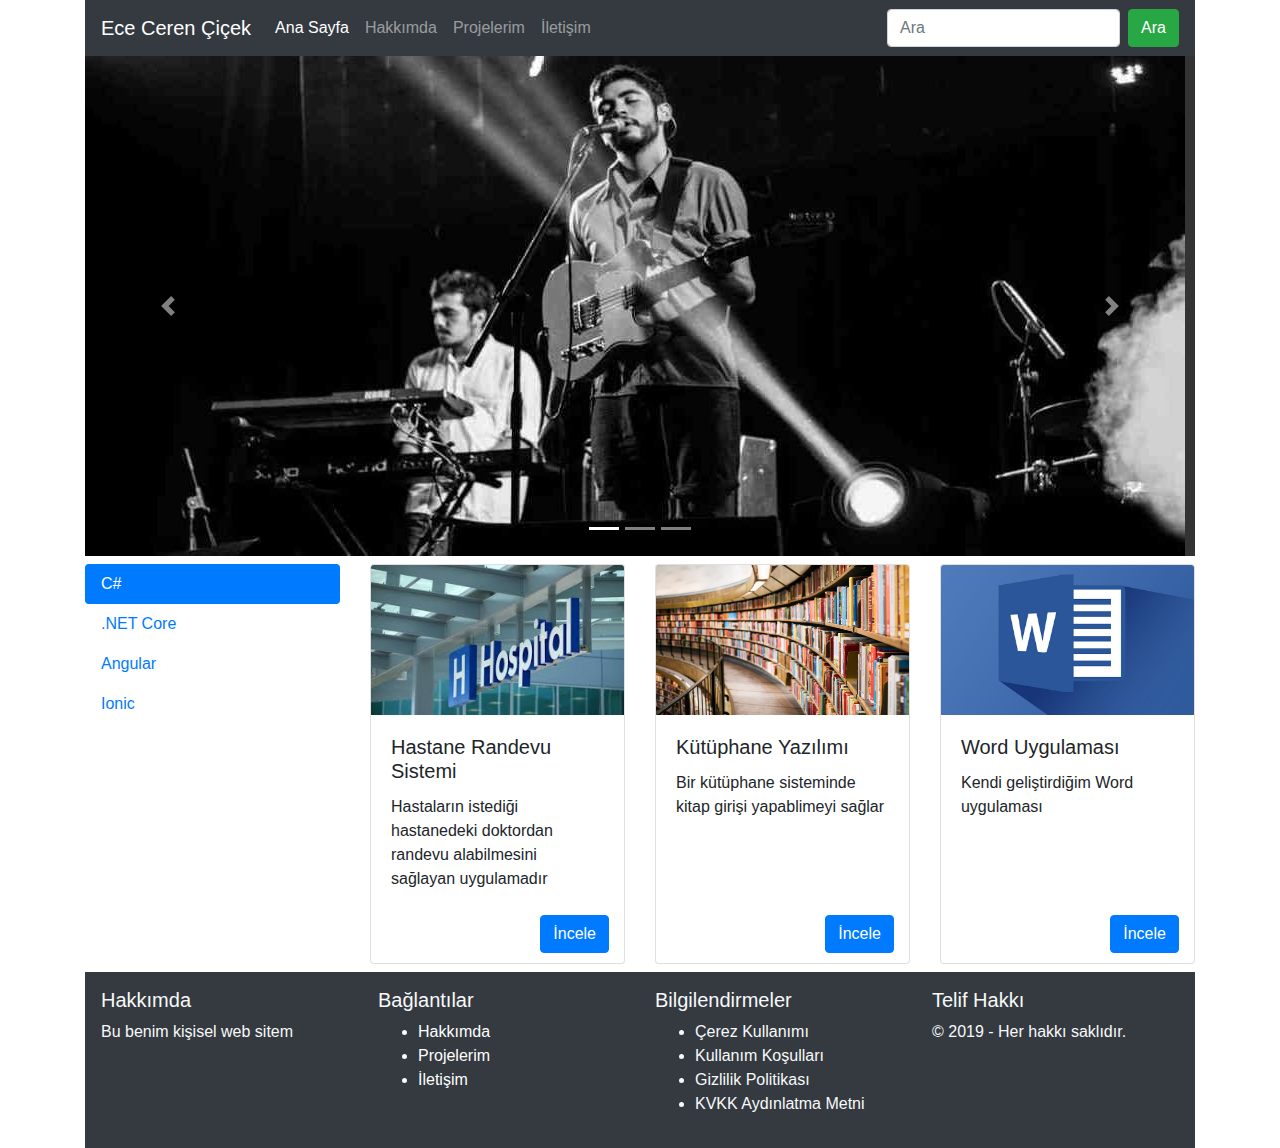
<file: index.html>
<!DOCTYPE html>
<html lang="tr">
    <head>
        <title>Ece Ceren</title>
        <meta name="viewport" content="width=device-width, initial-scale=1">
        <link rel="stylesheet" href="https://stackpath.bootstrapcdn.com/bootstrap/4.3.1/css/bootstrap.min.css" integrity="sha384-ggOyR0iXCbMQv3Xipma34MD+dH/1fQ784/j6cY/iJTQUOhcWr7x9JvoRxT2MZw1T" crossorigin="anonymous">      
        <meta charset="utf-8">
        <link rel="stylesheet" href="https://use.fontawesome.com/releases/v5.6.3/css/all.css" integrity="sha384-UHRtZLI+pbxtHCWp1t77Bi1L4ZtiqrqD80Kn4Z8NTSRyMA2Fd33n5dQ8lWUE00s/" crossorigin="anonymous">
        <link rel="stylesheet" href="css/main.css">
      </head>
    <body>
        <div class="container">
            <header>
                    <nav class="navbar navbar-expand-lg navbar-dark bg-dark">
                            <a class="navbar-brand" href="index.html">Ece Ceren Çiçek</a>
                            <button class="navbar-toggler" type="button" data-toggle="collapse" data-target="#navbarSupportedContent" aria-controls="navbarSupportedContent" aria-expanded="false" aria-label="Toggle navigation">
                              <span class="navbar-toggler-icon"></span>
                            </button>
                          
                            <div class="collapse navbar-collapse" id="navbarSupportedContent">
                              <ul class="navbar-nav mr-auto">
                                <li class="nav-item active">
                                  <a class="nav-link" href="index.html">Ana Sayfa <span class="sr-only">(current)</span></a>
                                </li>
                                <li class="nav-item">
                                  <a class="nav-link" href="about.html">Hakkımda</a>
                                </li>
                                <li class="nav-item">
                                 <a class="nav-link" href="projects.html">Projelerim</a>
                                </li>
                                <li class="nav-item">
                                  <a class="nav-link" href="contact.html">İletişim</a>
                                </li>
                              </ul>
                              <form class="form-inline my-2 my-lg-0" action="search.php">
                                <input class="form-control mr-sm-2" type="search" placeholder="Ara" name="q">
                                <button class="btn btn-success my-2 my-sm-0" type="submit">Ara</button>
                              </form>
                            </div>
                          </nav>
            </header>
            <div id="demo" class="carousel slide" data-ride="carousel">

                    <!-- Indicators -->
                    <ul class="carousel-indicators">
                      <li data-target="#demo" data-slide-to="0" class="active"></li>
                      <li data-target="#demo" data-slide-to="1"></li>
                      <li data-target="#demo" data-slide-to="2"></li>
                    </ul>
                    
                    <!-- The slideshow -->
                    <div class="carousel-inner">
                      <div class="carousel-item active">
                        <img src="images/chicago.jpg" alt="Los Angeles" width="1100" height="500">
                      </div>
                      <div class="carousel-item">
                        <img src="images/la.jpg" alt="Chicago" width="1100" height="500">
                      </div>
                      <div class="carousel-item">
                        <img src="images/ny.jpg" alt="New York" width="1100" height="500">
                      </div>
                    </div>
                    
                    <!-- Left and right controls -->
                    <a class="carousel-control-prev" href="#demo" data-slide="prev">
                      <span class="carousel-control-prev-icon"></span>
                    </a>
                    <a class="carousel-control-next" href="#demo" data-slide="next">
                      <span class="carousel-control-next-icon"></span>
                    </a>
                  </div>
                  <div class="row my-2">
                    <div class="col-3">
                      <div class="nav flex-column nav-pills" id="v-pills-tab" role="tablist" aria-orientation="vertical">
                        <a class="nav-link active" id="v-pills-home-tab" data-toggle="pill" href="#v-pills-home" role="tab" aria-controls="v-pills-home" aria-selected="true">C#</a>
                        <a class="nav-link" id="v-pills-profile-tab" data-toggle="pill" href="#v-pills-profile" role="tab" aria-controls="v-pills-profile" aria-selected="false">.NET Core</a>
                        <a class="nav-link" id="v-pills-messages-tab" data-toggle="pill" href="#v-pills-messages" role="tab" aria-controls="v-pills-messages" aria-selected="false">Angular</a>
                        <a class="nav-link" id="v-pills-settings-tab" data-toggle="pill" href="#v-pills-settings" role="tab" aria-controls="v-pills-settings" aria-selected="false">Ionic</a>
                      </div>
                    </div>
                    <div class="col-9">
                      <div class="tab-content" id="v-pills-tabContent">
                        <div class="tab-pane fade show active" id="v-pills-home" role="tabpanel" aria-labelledby="v-pills-home-tab">
                          <div class="row">
                            <div class="col-md-4">
                              <div class="card d-block" style="height: 400px;">
                                <img src="images/hospital.jpg" class="card-img-top" alt="hospital" style="height: 150px;">
                                <div class="card-body">
                                  <h5 class="card-title">Hastane Randevu Sistemi</h5>
                                  <p class="card-text">Hastaların istediği hastanedeki doktordan randevu alabilmesini sağlayan uygulamadır</p>
                                  <a href="projects.html" class="btn btn-primary" style="position: absolute; bottom:10px; right: 15px;">İncele</a>
                                </div>
                            </div>  
                            </div>
                         
                            <div class="col-md-4">
                                <div class="card d-block" style="height: 400px;">
                                <img src="images/library.jpg" class="card-img-top" alt="library" style="height: 150px;">
                                <div class="card-body">
                                  <h5 class="card-title">Kütüphane Yazılımı</h5>
                                  <p class="card-text">Bir kütüphane sisteminde kitap girişi yapablimeyi sağlar</p>
                                  <a href="projects.html" class="btn btn-primary" style="position: absolute; bottom:10px; right: 15px;">İncele</a>
                                </div>
                                </div>
                            </div>
                            <div class="col-md-4">
                                <div class="card d-block" style="height: 400px;">
                                <img src="images/word.jpg" class="card-img-top" alt="word" style="height: 150px;">
                                <div class="card-body">
                                  <h5 class="card-title">Word Uygulaması</h5>
                                  <p class="card-text">Kendi geliştirdiğim Word uygulaması</p>
                                  <a href="projects.html" class="btn btn-primary" style="position: absolute; bottom:10px; right: 15px;">İncele</a>
                                </div>
                            </div>
                          </div>
                          </div>  
                                                        
                        </div>
                        <div class="tab-pane fade" id="v-pills-profile" role="tabpanel" aria-labelledby="v-pills-profile-tab">...</div>
                        <div class="tab-pane fade" id="v-pills-messages" role="tabpanel" aria-labelledby="v-pills-messages-tab">...</div>
                        <div class="tab-pane fade" id="v-pills-settings" role="tabpanel" aria-labelledby="v-pills-settings-tab">...</div>
                      </div>
                    </div>
                  </div>
                    <footer class="footer bg-dark text-light p-3">
                        <div class="row">
                            <div class="col-md-3">
                                <h5>Hakkımda</h5>
                                <p>Bu benim kişisel web sitem</p>
                              <div class="social-media">
                                <a href="https://www.instagram.com"><i class="fab fa-instagram"></i></a>
                                <a href="https://www.twitter.com"><i class="fab fa-twitter"></i></a>
                                <a href="https://www.facebook.com"><i class="fab fa-facebook"></i></a>
                                <a href="https://www.github.com"><i class="fab fa-github"></i></a>
                              </div>
                            </div>
                            <div class="col-md-3">
                                <h5>Bağlantılar</h5>
                                <ul>
                                    <li><a href="about.html">Hakkımda</a></li>
                                    <li><a href="projects.html">Projelerim</a></li>
                                    <li><a href="contacts.html">İletişim</a></li>
                                </ul>
                            </div>
                            <div class="col-md-3">
                                    <h5>Bilgilendirmeler</h5>
                                    <ul>
                                        <li>Çerez Kullanımı</li>
                                        <li>Kullanım Koşulları</li>
                                        <li>Gizlilik Politikası</li>
                                        <li>KVKK Aydınlatma Metni</li>
                                    </ul>
                            </div>
                            <div class="col-md-3">
                                   <h5>Telif Hakkı</h5>
                                   <p>&copy; 2019 - Her hakkı saklıdır.</p>
                            </div>
                        </div>
                    </footer>
        </div>
        
        <script src="https://code.jquery.com/jquery-3.3.1.slim.min.js" integrity="sha384-q8i/X+965DzO0rT7abK41JStQIAqVgRVzpbzo5smXKp4YfRvH+8abtTE1Pi6jizo" crossorigin="anonymous"></script>
        <script src="https://cdnjs.cloudflare.com/ajax/libs/popper.js/1.14.7/umd/popper.min.js" integrity="sha384-UO2eT0CpHqdSJQ6hJty5KVphtPhzWj9WO1clHTMGa3JDZwrnQq4sF86dIHNDz0W1" crossorigin="anonymous"></script>
        <script src="https://stackpath.bootstrapcdn.com/bootstrap/4.3.1/js/bootstrap.min.js" integrity="sha384-JjSmVgyd0p3pXB1rRibZUAYoIIy6OrQ6VrjIEaFf/nJGzIxFDsf4x0xIM+B07jRM" crossorigin="anonymous"></script>
    </body>
</html>
</file>
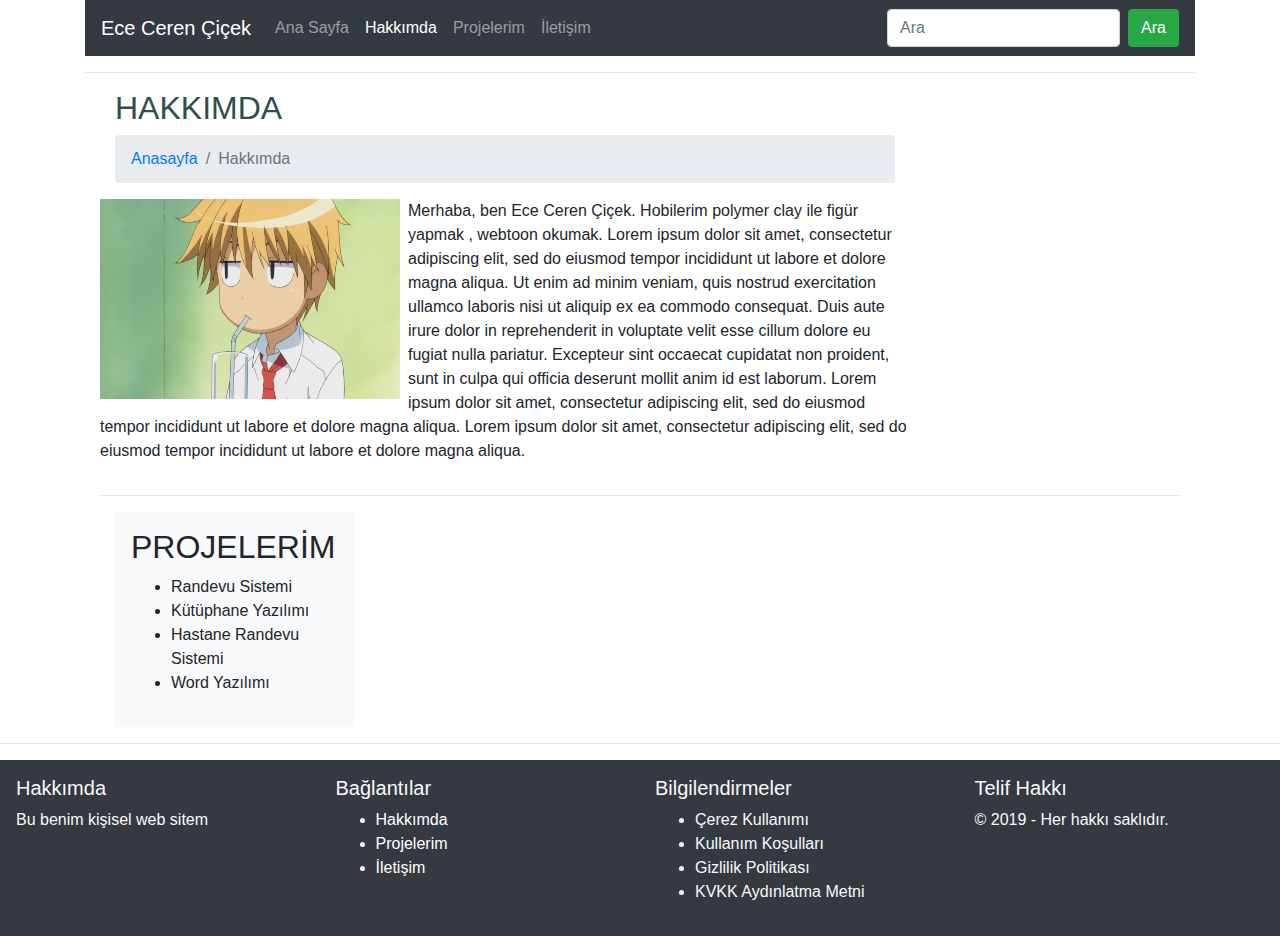
<file: about.html>
<!DOCTYPE html>
<html lang="tr">
    <head>
        <title>Ece Ceren</title>
        <meta name="viewport" content="width=device-width, initial-scale=1">
        <link rel="stylesheet" href="https://stackpath.bootstrapcdn.com/bootstrap/4.3.1/css/bootstrap.min.css" integrity="sha384-ggOyR0iXCbMQv3Xipma34MD+dH/1fQ784/j6cY/iJTQUOhcWr7x9JvoRxT2MZw1T" crossorigin="anonymous">
        <link rel="stylesheet" href="https://use.fontawesome.com/releases/v5.6.3/css/all.css" integrity="sha384-UHRtZLI+pbxtHCWp1t77Bi1L4ZtiqrqD80Kn4Z8NTSRyMA2Fd33n5dQ8lWUE00s/" crossorigin="anonymous">
        <link rel="stylesheet" href="css/main.css">
        <meta charset="utf-8">
    </head>
    <body>
        <div class="container">
            <header>
                    <nav class="navbar navbar-expand-lg navbar-dark bg-dark">
                            <a class="navbar-brand" href="index.html">Ece Ceren Çiçek</a>
                            <button class="navbar-toggler" type="button" data-toggle="collapse" data-target="#navbarSupportedContent" aria-controls="navbarSupportedContent" aria-expanded="false" aria-label="Toggle navigation">
                              <span class="navbar-toggler-icon"></span>
                            </button>
                          
                            <div class="collapse navbar-collapse" id="navbarSupportedContent">
                              <ul class="navbar-nav mr-auto">
                                <li class="nav-item ">
                                  <a class="nav-link" href="index.html">Ana Sayfa <span class="sr-only">(current)</span></a>
                                </li>
                                <li class="nav-item active">
                                  <a class="nav-link" href="about.html">Hakkımda</a>
                                </li>
                                <li class="nav-item">
                                 <a class="nav-link" href="projects.html">Projelerim</a>
                                </li>
                                <li class="nav-item">
                                  <a class="nav-link" href="contact.html">İletişim</a>
                                </li>
                              </ul>
                              <form class="form-inline my-2 my-lg-0" action="search.php">
                                <input class="form-control mr-sm-2" type="search" placeholder="Ara" name="q">
                                <button class="btn btn-success my-2 my-sm-0" type="submit">Ara</button>
                              </form>
                            </div>
                          </nav>
            </header>
            <hr>
            <div class="container">
                <div class="col-9">
                    <header class="entry-title">
                            <h2 style="color: darkslategrey">HAKKIMDA</h2>
                    </header>
                    <div>
                        <nav aria-label="breadcrumb">
                            <ol class="breadcrumb">
                              <li class="breadcrumb-item"><a href="#">Anasayfa</a></li>
                              <li class="breadcrumb-item active" aria-current="page">Hakkımda</li>
                            </ol>
                          </nav>
                    </div>  
                    <div class="row my-2">
                        <div>
                            <p><img src="images/usui.jpg" alt="usui" class="float-left mr-2" style="width: 300px; height: 200px;">Merhaba, ben Ece Ceren Çiçek. Hobilerim polymer clay ile figür yapmak , webtoon okumak.
                                        Lorem ipsum dolor sit amet, consectetur adipiscing elit, sed do eiusmod tempor incididunt ut labore et dolore magna aliqua. Ut enim ad minim veniam, quis nostrud exercitation ullamco laboris nisi ut aliquip ex ea commodo consequat. Duis aute irure dolor in reprehenderit in voluptate velit esse cillum dolore eu fugiat nulla pariatur. Excepteur sint occaecat cupidatat non proident, sunt in culpa qui officia deserunt mollit anim id est laborum.
                                        Lorem ipsum dolor sit amet, consectetur adipiscing elit, sed do eiusmod tempor incididunt ut labore et dolore magna aliqua.
                                        Lorem ipsum dolor sit amet, consectetur adipiscing elit, sed do eiusmod tempor incididunt ut labore et dolore magna aliqua.</p>                          
                        </div>
                    </div>   
               </div>
               <hr>
               <div class="col-3">
                 <div class="bg-light p-3" style="height: 100%">
                   <h2>PROJELERİM</h2>
                   <ul>
                     <li>Randevu Sistemi</li>
                     <li>Kütüphane Yazılımı</li>
                     <li>Hastane Randevu Sistemi</li>
                     <li>Word Yazılımı</li>
                   </ul>
                  </div>
               </div>      
            </div>
            </div>
            <hr>
                    <footer class="footer bg-dark text-light p-3">
                        <div class="row">
                            <div class="col-md-3">
                                <h5>Hakkımda</h5>
                                <p>Bu benim kişisel web sitem</p>
                                <div class="social-media">
                                  <a href="https://www.instagram.com"><i class="fab fa-instagram"></i></a>
                                  <a href="https://www.twitter.com"><i class="fab fa-twitter"></i></a>
                                  <a href="https://www.facebook.com"><i class="fab fa-facebook"></i></a>
                                  <a href="https://www.github.com"><i class="fab fa-github"></i></a>
                                </div>
                            </div>
                            <div class="col-md-3">
                                <h5>Bağlantılar</h5>
                                <ul>
                                    <li><a href="about.html">Hakkımda</a></li>
                                    <li><a href="projects.html">Projelerim</a></li>
                                    <li><a href="contacts.html">İletişim</a></li>
                                </ul>
                            </div>
                            <div class="col-md-3">
                                    <h5>Bilgilendirmeler</h5>
                                    <ul>
                                        <li>Çerez Kullanımı</li>
                                        <li>Kullanım Koşulları</li>
                                        <li>Gizlilik Politikası</li>
                                        <li>KVKK Aydınlatma Metni</li>
                                    </ul>
                            </div>
                            <div class="col-md-3">
                                   <h5>Telif Hakkı</h5>
                                   <p>&copy; 2019 - Her hakkı saklıdır.</p>
                            </div>
                        </div>
                    </footer>
        </div>
        
        <script src="https://code.jquery.com/jquery-3.3.1.slim.min.js" integrity="sha384-q8i/X+965DzO0rT7abK41JStQIAqVgRVzpbzo5smXKp4YfRvH+8abtTE1Pi6jizo" crossorigin="anonymous"></script>
        <script src="https://cdnjs.cloudflare.com/ajax/libs/popper.js/1.14.7/umd/popper.min.js" integrity="sha384-UO2eT0CpHqdSJQ6hJty5KVphtPhzWj9WO1clHTMGa3JDZwrnQq4sF86dIHNDz0W1" crossorigin="anonymous"></script>
        <script src="https://stackpath.bootstrapcdn.com/bootstrap/4.3.1/js/bootstrap.min.js" integrity="sha384-JjSmVgyd0p3pXB1rRibZUAYoIIy6OrQ6VrjIEaFf/nJGzIxFDsf4x0xIM+B07jRM" crossorigin="anonymous"></script>
    </body>
</html>
</file>
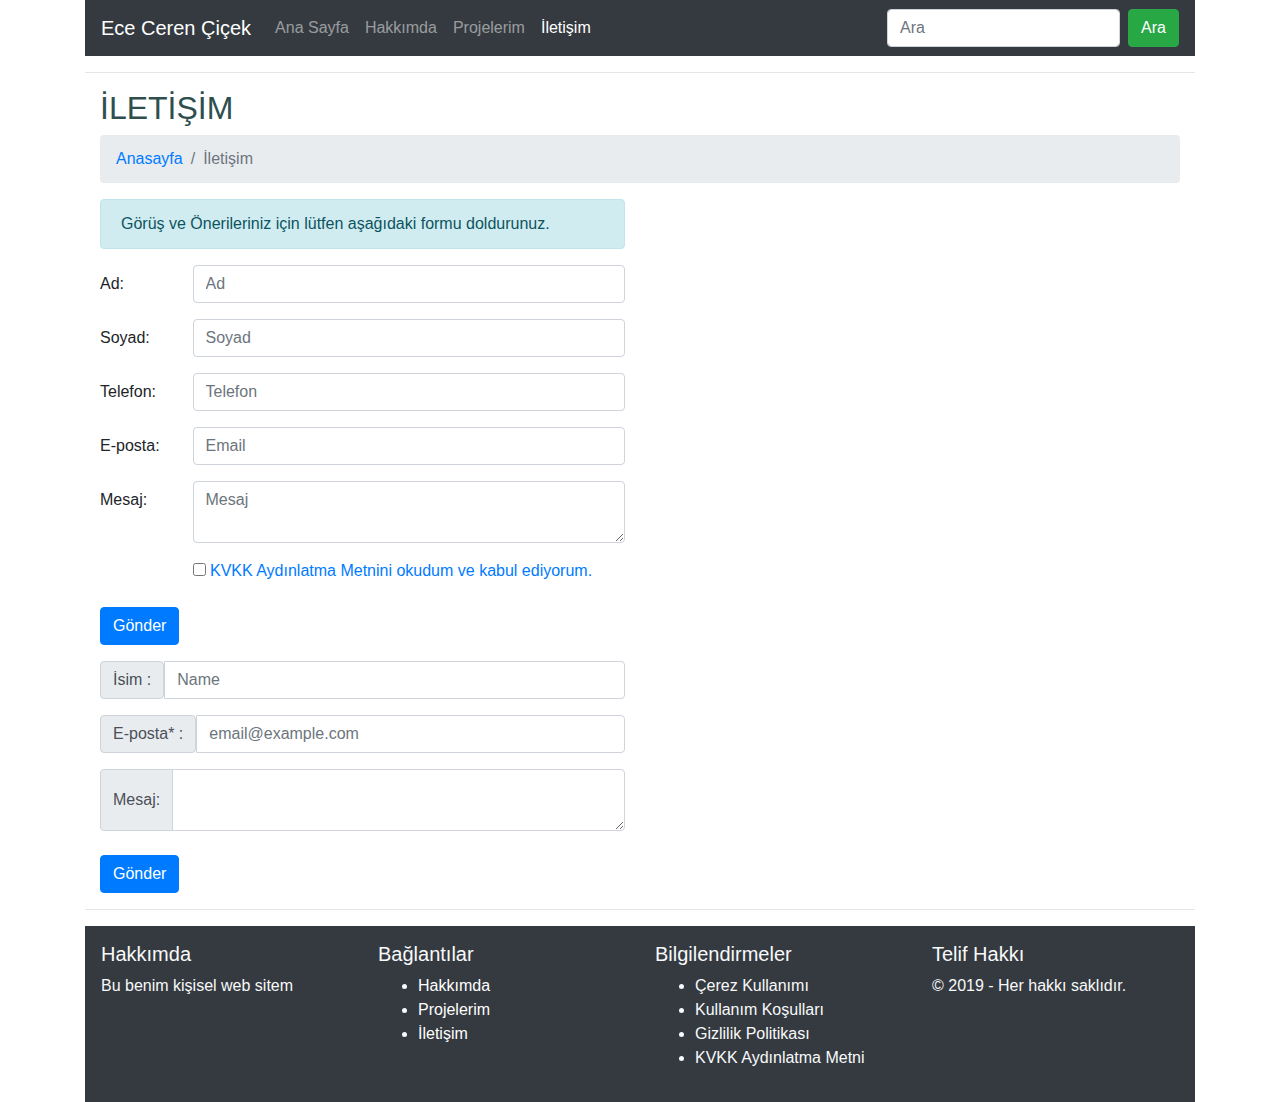
<file: contacts.html>
<!DOCTYPE html>
<html lang="tr">
    <head>
        <title>Ece Ceren</title>
        <meta name="viewport" content="width=device-width, initial-scale=1">
        <link rel="stylesheet" href="https://stackpath.bootstrapcdn.com/bootstrap/4.3.1/css/bootstrap.min.css" integrity="sha384-ggOyR0iXCbMQv3Xipma34MD+dH/1fQ784/j6cY/iJTQUOhcWr7x9JvoRxT2MZw1T" crossorigin="anonymous">
        <link rel="stylesheet" href="https://use.fontawesome.com/releases/v5.6.3/css/all.css" integrity="sha384-UHRtZLI+pbxtHCWp1t77Bi1L4ZtiqrqD80Kn4Z8NTSRyMA2Fd33n5dQ8lWUE00s/" crossorigin="anonymous">
        <link rel="stylesheet" href="css/main.css">
        <meta charset="utf-8">
    </head>
    <body>
        <div class="container">
            <header>
                    <nav class="navbar navbar-expand-lg navbar-dark bg-dark">
                            <a class="navbar-brand" href="index.html">Ece Ceren Çiçek</a>
                            <button class="navbar-toggler" type="button" data-toggle="collapse" data-target="#navbarSupportedContent" aria-controls="navbarSupportedContent" aria-expanded="false" aria-label="Toggle navigation">
                              <span class="navbar-toggler-icon"></span>
                            </button>
                          
                            <div class="collapse navbar-collapse" id="navbarSupportedContent">
                              <ul class="navbar-nav mr-auto">
                                <li class="nav-item ">
                                  <a class="nav-link" href="index.html">Ana Sayfa <span class="sr-only">(current)</span></a>
                                </li>
                                <li class="nav-item">
                                  <a class="nav-link" href="about.html">Hakkımda</a>
                                </li>
                                <li class="nav-item">
                                 <a class="nav-link" href="projects.html">Projelerim</a>
                                </li>
                                <li class="nav-item active">
                                  <a class="nav-link" href="contact.html">İletişim</a>
                                </li>
                              </ul>
                              <form class="form-inline my-2 my-lg-0" action="search.php">
                                <input class="form-control mr-sm-2" type="search" placeholder="Ara" name="q">
                                <button class="btn btn-success my-2 my-sm-0" type="submit">Ara</button>
                              </form>
                            </div>
                          </nav>
            </header>
            <hr>
            <div class="container">
                <header class="entry-title">
                    <h2 style="color: darkslategrey">İLETİŞİM</h2>
            </header>
            <div>
                <nav aria-label="breadcrumb">
                    <ol class="breadcrumb">
                      <li class="breadcrumb-item"><a href="index.html">Anasayfa</a></li>
                      <li class="breadcrumb-item active" aria-current="page">İletişim</li>
                    </ol>
                  </nav>
            </div> 
             
               <div class="row">
                <div class="col-6">
                    <form>
                        <div class="alert alert-info">Görüş ve Önerileriniz için lütfen aşağıdaki formu doldurunuz.</div>
                        <div class="form-group row">
                          <label for="firstName" class="col-md-2 col-form-label">Ad:</label>
                          <div class="col-md-10">
                            <input type="text" id="firstName" name="firstName" class="form-control" placeholder="Ad" required>
                          </div>
                        </div>
                        <div class="form-group row">
                          <label for="lastName" class="col-md-2 col-form-label">Soyad:</label>
                          <div class="col-md-10">
                            <input type="text" id="lastName" name="lastName" class="form-control" placeholder="Soyad" required>
                          </div>
                        </div>
                        <div class="form-group row">
                            <label for="lastName" class="col-md-2 col-form-label">Telefon:</label>
                            <div class="col-md-10">
                              <input type="tel" id="telephone" name="telephone" class="form-control" placeholder="Telefon" required maxlength="20">
                            </div>
                          </div>
                          <div class="form-group row">
                              <label for="email" class="col-md-2 col-form-label">E-posta:</label>
                              <div class="col-md-10">
                                <input type="email" id="email" name="email" class="form-control" placeholder="Email" required maxlength="100">
                              </div>
                          </div>
                          <div class="form-group row">
                              <label for="mesaj" class="col-md-2 col-form-label">Mesaj:</label>
                              <div class="col-md-10">
                                <textarea  id="message" name="message" class="form-control" placeholder="Mesaj" required></textarea>
                              </div>
                          </div>
                          <div class="form-group row">
                              <div class="col-md-10 offset-md-2">
                                <input type="checkbox" id="kvkk" name="kvkk">
                                <label for="kvkk">
                                  <a href="kvkk.html" target="_blank">KVKK Aydınlatma Metnini okudum ve kabul ediyorum.</a>
                                </label>                   
                              </div>
                          </div>
                          <div class="form-group row">                
                              <div class="col-md-10 col-md-offset-2">
                                <button type="submit" class="btn btn-primary">Gönder</button>
                              </div>
                          </div>
                    </form>
                         <div class="input-group mb-3">
                            <div>
                              <span class="input-group-text" id="basic-addon1">İsim : </span>
                            </div>
                            <input type="text" class="form-control" placeholder="Name" aria-label="Username" aria-describedby="basic-addon1">
                          </div>
                          <div class="input-group mb-3">
                                <div>
                                  <span class="input-group-text" id="basic-addon1">E-posta* : </span>
                                </div>
                                <input type="text" class="form-control" placeholder="email@example.com" aria-label="Email" aria-describedby="basic-addon1">
                              </div>
                          
                          <div class="input-group">
                            <div class="input-group-prepend">
                              <span class="input-group-text">Mesaj: </span>
                            </div>
                            <textarea class="form-control" aria-label="With textarea"></textarea>
                          </div>
                          <br>
                          <div>
                                <button type="button" class="btn btn-primary">Gönder</button>
                          </div>
                </div>
                <div class="col-6" style="margin:0 auto">
                  <iframe src="https://www.google.com/maps/embed?pb=!1m18!1m12!1m3!1d3009.13848402532!2d29.004627715415197!3d41.04410057929719!2m3!1f0!2f0!3f0!3m2!1i1024!2i768!4f13.1!3m3!1m2!1s0x14cab7a24975fe5d%3A0xa05d7aa13cfcaf89!2sWissen!5e0!3m2!1str!2str!4v1563435199771!5m2!1str!2str" width="500" height="400" frameborder="0" style="border:0 " allowfullscreen></iframe>
                </div>
              </div>
            </div>
               <hr>
                 
                    <footer class="footer bg-dark text-light p-3">
                        <div class="row">
                            <div class="col-md-3">
                                <h5>Hakkımda</h5>
                                <p>Bu benim kişisel web sitem</p>
                                <div class="social-media">
                                  <a href="https://www.instagram.com"><i class="fab fa-instagram"></i></a>
                                  <a href="https://www.twitter.com"><i class="fab fa-twitter"></i></a>
                                  <a href="https://www.facebook.com"><i class="fab fa-facebook"></i></a>
                                  <a href="https://www.github.com"><i class="fab fa-github"></i></a>
                                </div>
                            </div>
                            <div class="col-md-3">
                                <h5>Bağlantılar</h5>
                                <ul>
                                    <li><a href="about.html">Hakkımda</a></li>
                                    <li><a href="projects.html">Projelerim</a></li>
                                    <li><a href="contacts.html">İletişim</a></li>
                                </ul>
                            </div>
                            <div class="col-md-3">
                                    <h5>Bilgilendirmeler</h5>
                                    <ul>
                                        <li>Çerez Kullanımı</li>
                                        <li>Kullanım Koşulları</li>
                                        <li>Gizlilik Politikası</li>
                                        <li>KVKK Aydınlatma Metni</li>
                                    </ul>
                            </div>
                            <div class="col-md-3">
                                   <h5>Telif Hakkı</h5>
                                   <p>&copy; 2019 - Her hakkı saklıdır.</p>
                            </div>
                        </div>
                    </footer>
        </div>
        
        <script src="https://code.jquery.com/jquery-3.3.1.slim.min.js" integrity="sha384-q8i/X+965DzO0rT7abK41JStQIAqVgRVzpbzo5smXKp4YfRvH+8abtTE1Pi6jizo" crossorigin="anonymous"></script>
        <script src="https://cdnjs.cloudflare.com/ajax/libs/popper.js/1.14.7/umd/popper.min.js" integrity="sha384-UO2eT0CpHqdSJQ6hJty5KVphtPhzWj9WO1clHTMGa3JDZwrnQq4sF86dIHNDz0W1" crossorigin="anonymous"></script>
        <script src="https://stackpath.bootstrapcdn.com/bootstrap/4.3.1/js/bootstrap.min.js" integrity="sha384-JjSmVgyd0p3pXB1rRibZUAYoIIy6OrQ6VrjIEaFf/nJGzIxFDsf4x0xIM+B07jRM" crossorigin="anonymous"></script>
    </body>
</html>
</file>
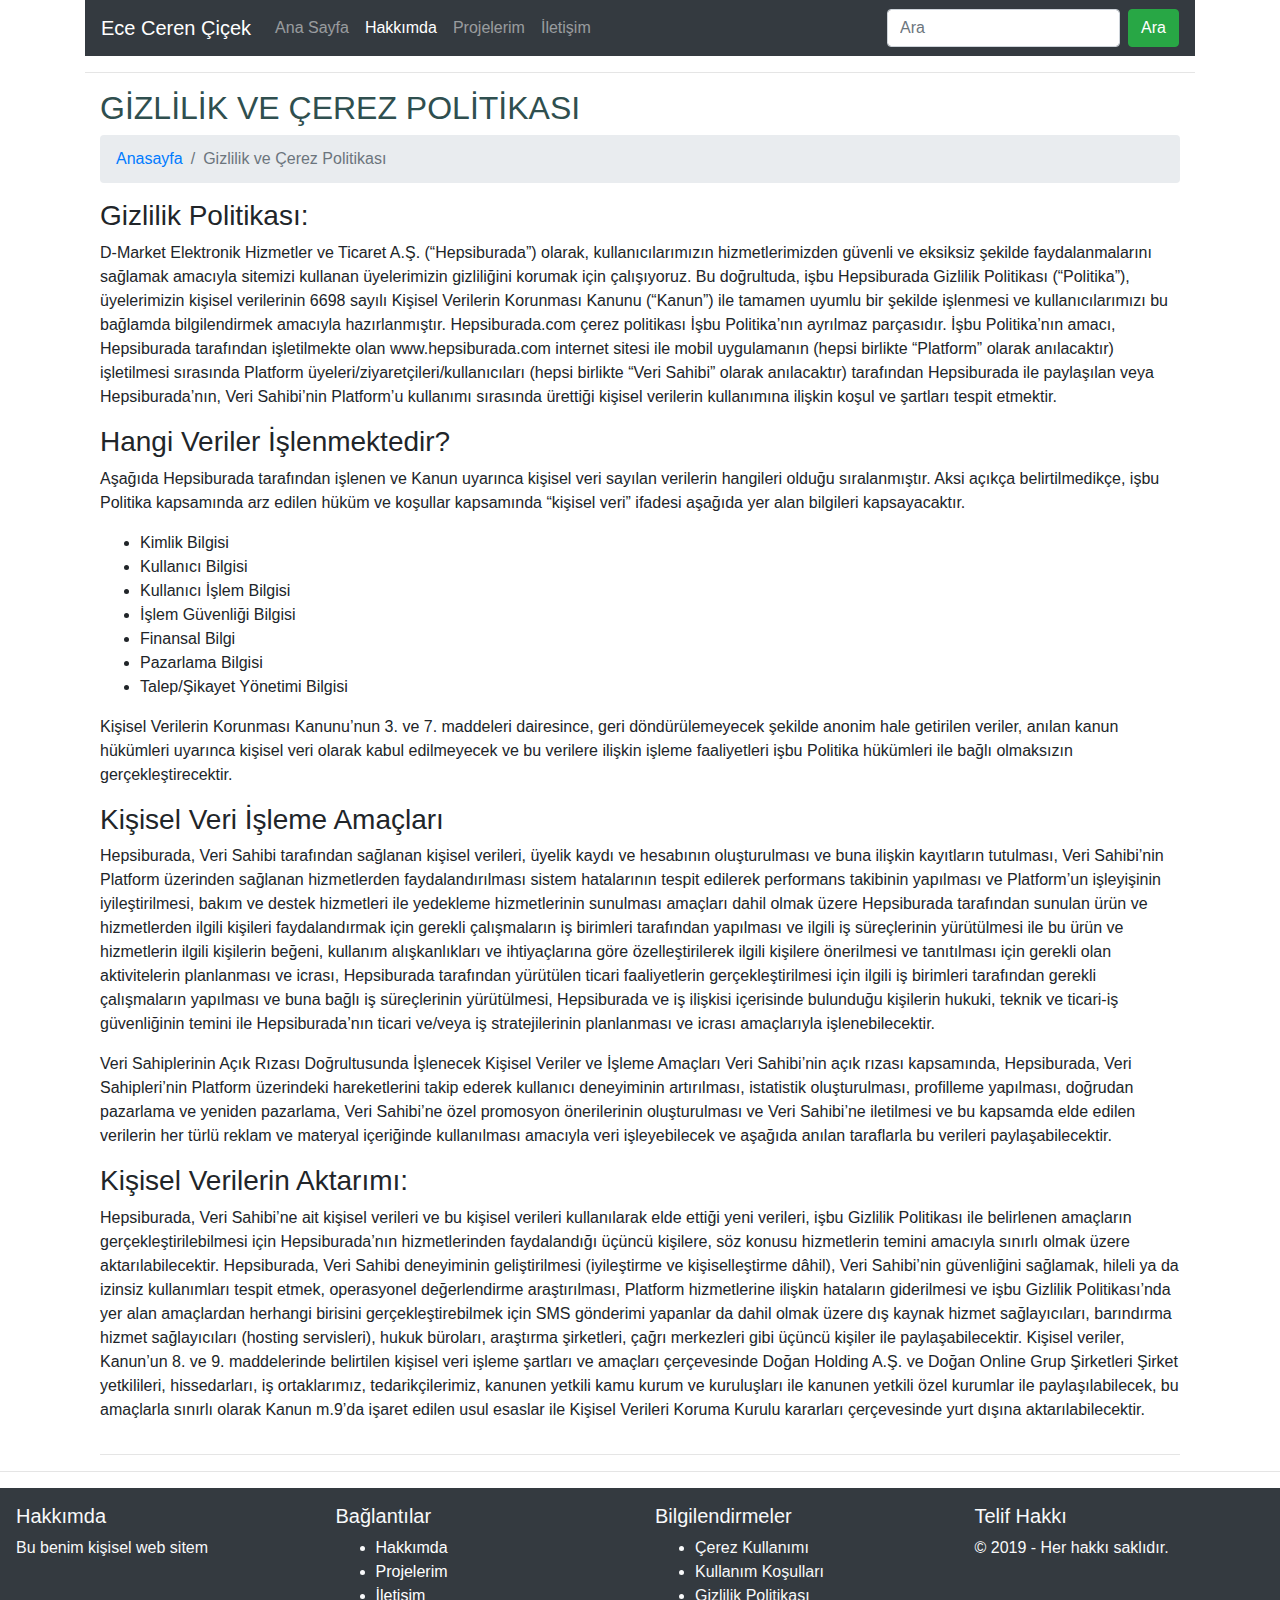
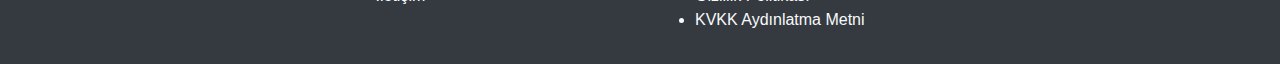
<file: cookie.html>
<!DOCTYPE html>
<html lang="tr">
    <head>
        <title>Ece Ceren</title>
        <meta name="viewport" content="width=device-width, initial-scale=1">
        <link rel="stylesheet" href="https://stackpath.bootstrapcdn.com/bootstrap/4.3.1/css/bootstrap.min.css" integrity="sha384-ggOyR0iXCbMQv3Xipma34MD+dH/1fQ784/j6cY/iJTQUOhcWr7x9JvoRxT2MZw1T" crossorigin="anonymous">
        <link rel="stylesheet" href="https://use.fontawesome.com/releases/v5.6.3/css/all.css" integrity="sha384-UHRtZLI+pbxtHCWp1t77Bi1L4ZtiqrqD80Kn4Z8NTSRyMA2Fd33n5dQ8lWUE00s/" crossorigin="anonymous">
        <link rel="stylesheet" href="css/main.css">
        <meta charset="utf-8">
    </head>
    <body>
        <div class="container">
            <header>
                    <nav class="navbar navbar-expand-lg navbar-dark bg-dark">
                            <a class="navbar-brand" href="index.html">Ece Ceren Çiçek</a>
                            <button class="navbar-toggler" type="button" data-toggle="collapse" data-target="#navbarSupportedContent" aria-controls="navbarSupportedContent" aria-expanded="false" aria-label="Toggle navigation">
                              <span class="navbar-toggler-icon"></span>
                            </button>
                          
                            <div class="collapse navbar-collapse" id="navbarSupportedContent">
                              <ul class="navbar-nav mr-auto">
                                <li class="nav-item ">
                                  <a class="nav-link" href="index.html">Ana Sayfa <span class="sr-only">(current)</span></a>
                                </li>
                                <li class="nav-item active">
                                  <a class="nav-link" href="about.html">Hakkımda</a>
                                </li>
                                <li class="nav-item">
                                 <a class="nav-link" href="projects.html">Projelerim</a>
                                </li>
                                <li class="nav-item">
                                  <a class="nav-link" href="contact.html">İletişim</a>
                                </li>
                              </ul>
                              <form class="form-inline my-2 my-lg-0" action="search.php">
                                <input class="form-control mr-sm-2" type="search" placeholder="Ara" name="q">
                                <button class="btn btn-success my-2 my-sm-0" type="submit">Ara</button>
                              </form>
                            </div>
                          </nav>
            </header>
            <hr>
            <div class="container">
                 <header class="entry-title">
                      <h2 style="color: darkslategrey">GİZLİLİK VE ÇEREZ POLİTİKASI</h2>
                </header>
                <div>
                    <nav aria-label="breadcrumb">
                        <ol class="breadcrumb">
                          <li class="breadcrumb-item"><a href="#">Anasayfa</a></li>
                          <li class="breadcrumb-item active" aria-current="page">Gizlilik ve Çerez Politikası</li>
                        </ol>
                    </nav>
                 </div>  
                <div class="row">
                    
                    <div class="col-md-12">
                        <div>
                            <h3>Gizlilik Politikası:</h3>
                            <p>D-Market Elektronik Hizmetler ve Ticaret A.Ş. (“Hepsiburada”) olarak, kullanıcılarımızın hizmetlerimizden güvenli ve eksiksiz şekilde faydalanmalarını sağlamak amacıyla sitemizi kullanan üyelerimizin gizliliğini korumak için çalışıyoruz. Bu doğrultuda, işbu Hepsiburada Gizlilik Politikası (“Politika”), üyelerimizin kişisel verilerinin 6698 sayılı Kişisel Verilerin Korunması Kanunu (“Kanun”) ile tamamen uyumlu bir şekilde işlenmesi ve kullanıcılarımızı bu bağlamda bilgilendirmek amacıyla hazırlanmıştır. Hepsiburada.com çerez politikası İşbu Politika’nın ayrılmaz parçasıdır.

                                İşbu Politika’nın amacı, Hepsiburada tarafından işletilmekte olan www.hepsiburada.com internet sitesi ile mobil uygulamanın (hepsi birlikte “Platform” olarak anılacaktır) işletilmesi sırasında Platform üyeleri/ziyaretçileri/kullanıcıları (hepsi birlikte “Veri Sahibi” olarak anılacaktır) tarafından Hepsiburada ile paylaşılan veya Hepsiburada’nın, Veri Sahibi’nin Platform’u kullanımı sırasında ürettiği kişisel verilerin kullanımına ilişkin koşul ve şartları tespit etmektir.</p>
                            <h3>Hangi Veriler İşlenmektedir?</h3>
                            <p>Aşağıda Hepsiburada tarafından işlenen ve Kanun uyarınca kişisel veri sayılan verilerin hangileri olduğu sıralanmıştır. Aksi açıkça belirtilmedikçe, işbu Politika kapsamında arz edilen hüküm ve koşullar kapsamında “kişisel veri” ifadesi aşağıda yer alan bilgileri kapsayacaktır.</p>
                            <div>
                              <ul>
                                <li>Kimlik Bilgisi</li>
                                <li>Kullanıcı Bilgisi</li>
                                <li>Kullanıcı İşlem Bilgisi</li>
                                <li>İşlem Güvenliği Bilgisi</li>
                                <li>Finansal Bilgi</li>
                                <li>Pazarlama Bilgisi</li>
                                <li>Talep/Şikayet Yönetimi Bilgisi</li>
                              </ul>
                            </div>
                            <p>Kişisel Verilerin Korunması Kanunu’nun 3. ve 7. maddeleri dairesince, geri döndürülemeyecek şekilde anonim hale getirilen veriler, anılan kanun hükümleri uyarınca kişisel veri olarak kabul edilmeyecek ve bu verilere ilişkin işleme faaliyetleri işbu Politika hükümleri ile bağlı olmaksızın gerçekleştirecektir.</p>
                            <h3>Kişisel Veri İşleme Amaçları</h3>
                            <p>Hepsiburada, Veri Sahibi tarafından sağlanan kişisel verileri, üyelik kaydı ve hesabının oluşturulması ve buna ilişkin kayıtların tutulması, Veri Sahibi’nin Platform üzerinden sağlanan hizmetlerden faydalandırılması sistem hatalarının tespit edilerek performans takibinin yapılması ve Platform’un işleyişinin iyileştirilmesi, bakım ve destek hizmetleri ile yedekleme hizmetlerinin sunulması amaçları dahil olmak üzere Hepsiburada tarafından sunulan ürün ve hizmetlerden ilgili kişileri faydalandırmak için gerekli çalışmaların iş birimleri tarafından yapılması ve ilgili iş süreçlerinin yürütülmesi ile bu ürün ve hizmetlerin ilgili kişilerin beğeni, kullanım alışkanlıkları ve ihtiyaçlarına göre özelleştirilerek ilgili kişilere önerilmesi ve tanıtılması için gerekli olan aktivitelerin planlanması ve icrası, Hepsiburada tarafından yürütülen ticari faaliyetlerin gerçekleştirilmesi için ilgili iş birimleri tarafından gerekli çalışmaların yapılması ve buna bağlı iş süreçlerinin yürütülmesi, Hepsiburada ve iş ilişkisi içerisinde bulunduğu kişilerin hukuki, teknik ve ticari-iş güvenliğinin temini ile Hepsiburada’nın ticari ve/veya iş stratejilerinin planlanması ve icrası amaçlarıyla işlenebilecektir.</p>
                            <p>Veri Sahiplerinin Açık Rızası Doğrultusunda İşlenecek Kişisel Veriler ve İşleme Amaçları
                                Veri Sahibi’nin açık rızası kapsamında, Hepsiburada, Veri Sahipleri’nin Platform üzerindeki hareketlerini takip ederek kullanıcı deneyiminin artırılması, istatistik oluşturulması, profilleme yapılması, doğrudan pazarlama ve yeniden pazarlama, Veri Sahibi’ne özel promosyon önerilerinin oluşturulması ve Veri Sahibi’ne iletilmesi ve bu kapsamda elde edilen verilerin her türlü reklam ve materyal içeriğinde kullanılması amacıyla veri işleyebilecek ve aşağıda anılan taraflarla bu verileri paylaşabilecektir.</p>
                            <h3>Kişisel Verilerin Aktarımı:</h3>
                            <p>Hepsiburada, Veri Sahibi’ne ait kişisel verileri ve bu kişisel verileri kullanılarak elde ettiği yeni verileri, işbu Gizlilik Politikası ile belirlenen amaçların gerçekleştirilebilmesi için Hepsiburada’nın hizmetlerinden faydalandığı üçüncü kişilere, söz konusu hizmetlerin temini amacıyla sınırlı olmak üzere aktarılabilecektir. Hepsiburada, Veri Sahibi deneyiminin geliştirilmesi (iyileştirme ve kişiselleştirme dâhil), Veri Sahibi’nin güvenliğini sağlamak, hileli ya da izinsiz kullanımları tespit etmek, operasyonel değerlendirme araştırılması, Platform hizmetlerine ilişkin hataların giderilmesi ve işbu Gizlilik Politikası’nda yer alan amaçlardan herhangi birisini gerçekleştirebilmek için SMS gönderimi yapanlar da dahil olmak üzere dış kaynak hizmet sağlayıcıları, barındırma hizmet sağlayıcıları (hosting servisleri), hukuk büroları, araştırma şirketleri, çağrı merkezleri gibi üçüncü kişiler ile paylaşabilecektir.

                                Kişisel veriler, Kanun’un 8. ve 9. maddelerinde belirtilen kişisel veri işleme şartları ve amaçları çerçevesinde Doğan Holding A.Ş. ve Doğan Online Grup Şirketleri Şirket yetkilileri, hissedarları, iş ortaklarımız, tedarikçilerimiz, kanunen yetkili kamu kurum ve kuruluşları ile kanunen yetkili özel kurumlar ile paylaşılabilecek, bu amaçlarla sınırlı olarak Kanun m.9’da işaret edilen usul esaslar ile Kişisel Verileri Koruma Kurulu kararları çerçevesinde yurt dışına aktarılabilecektir.</p>

                        </div>
                    </div>   
               </div>
               <hr>
                     
            </div>
            </div>
            <hr>
                    <footer class="footer bg-dark text-light p-3">
                        <div class="row">
                            <div class="col-md-3">
                                <h5>Hakkımda</h5>
                                <p>Bu benim kişisel web sitem</p>
                                <div class="social-media">
                                  <a href="https://www.instagram.com"><i class="fab fa-instagram"></i></a>
                                  <a href="https://www.twitter.com"><i class="fab fa-twitter"></i></a>
                                  <a href="https://www.facebook.com"><i class="fab fa-facebook"></i></a>
                                  <a href="https://www.github.com"><i class="fab fa-github"></i></a>
                                </div>
                            </div>
                            <div class="col-md-3">
                                <h5>Bağlantılar</h5>
                                <ul>
                                    <li><a href="about.html">Hakkımda</a></li>
                                    <li><a href="projects.html">Projelerim</a></li>
                                    <li><a href="contacts.html">İletişim</a></li>
                                </ul>
                            </div>
                            <div class="col-md-3">
                                    <h5>Bilgilendirmeler</h5>
                                    <ul>
                                        <li>Çerez Kullanımı</li>
                                        <li>Kullanım Koşulları</li>
                                        <li>Gizlilik Politikası</li>
                                        <li>KVKK Aydınlatma Metni</li>
                                    </ul>
                            </div>
                            <div class="col-md-3">
                                   <h5>Telif Hakkı</h5>
                                   <p>&copy; 2019 - Her hakkı saklıdır.</p>
                            </div>
                        </div>
                    </footer>
        </div>
        
        <script src="https://code.jquery.com/jquery-3.3.1.slim.min.js" integrity="sha384-q8i/X+965DzO0rT7abK41JStQIAqVgRVzpbzo5smXKp4YfRvH+8abtTE1Pi6jizo" crossorigin="anonymous"></script>
        <script src="https://cdnjs.cloudflare.com/ajax/libs/popper.js/1.14.7/umd/popper.min.js" integrity="sha384-UO2eT0CpHqdSJQ6hJty5KVphtPhzWj9WO1clHTMGa3JDZwrnQq4sF86dIHNDz0W1" crossorigin="anonymous"></script>
        <script src="https://stackpath.bootstrapcdn.com/bootstrap/4.3.1/js/bootstrap.min.js" integrity="sha384-JjSmVgyd0p3pXB1rRibZUAYoIIy6OrQ6VrjIEaFf/nJGzIxFDsf4x0xIM+B07jRM" crossorigin="anonymous"></script>
    </body>
</html>
</file>
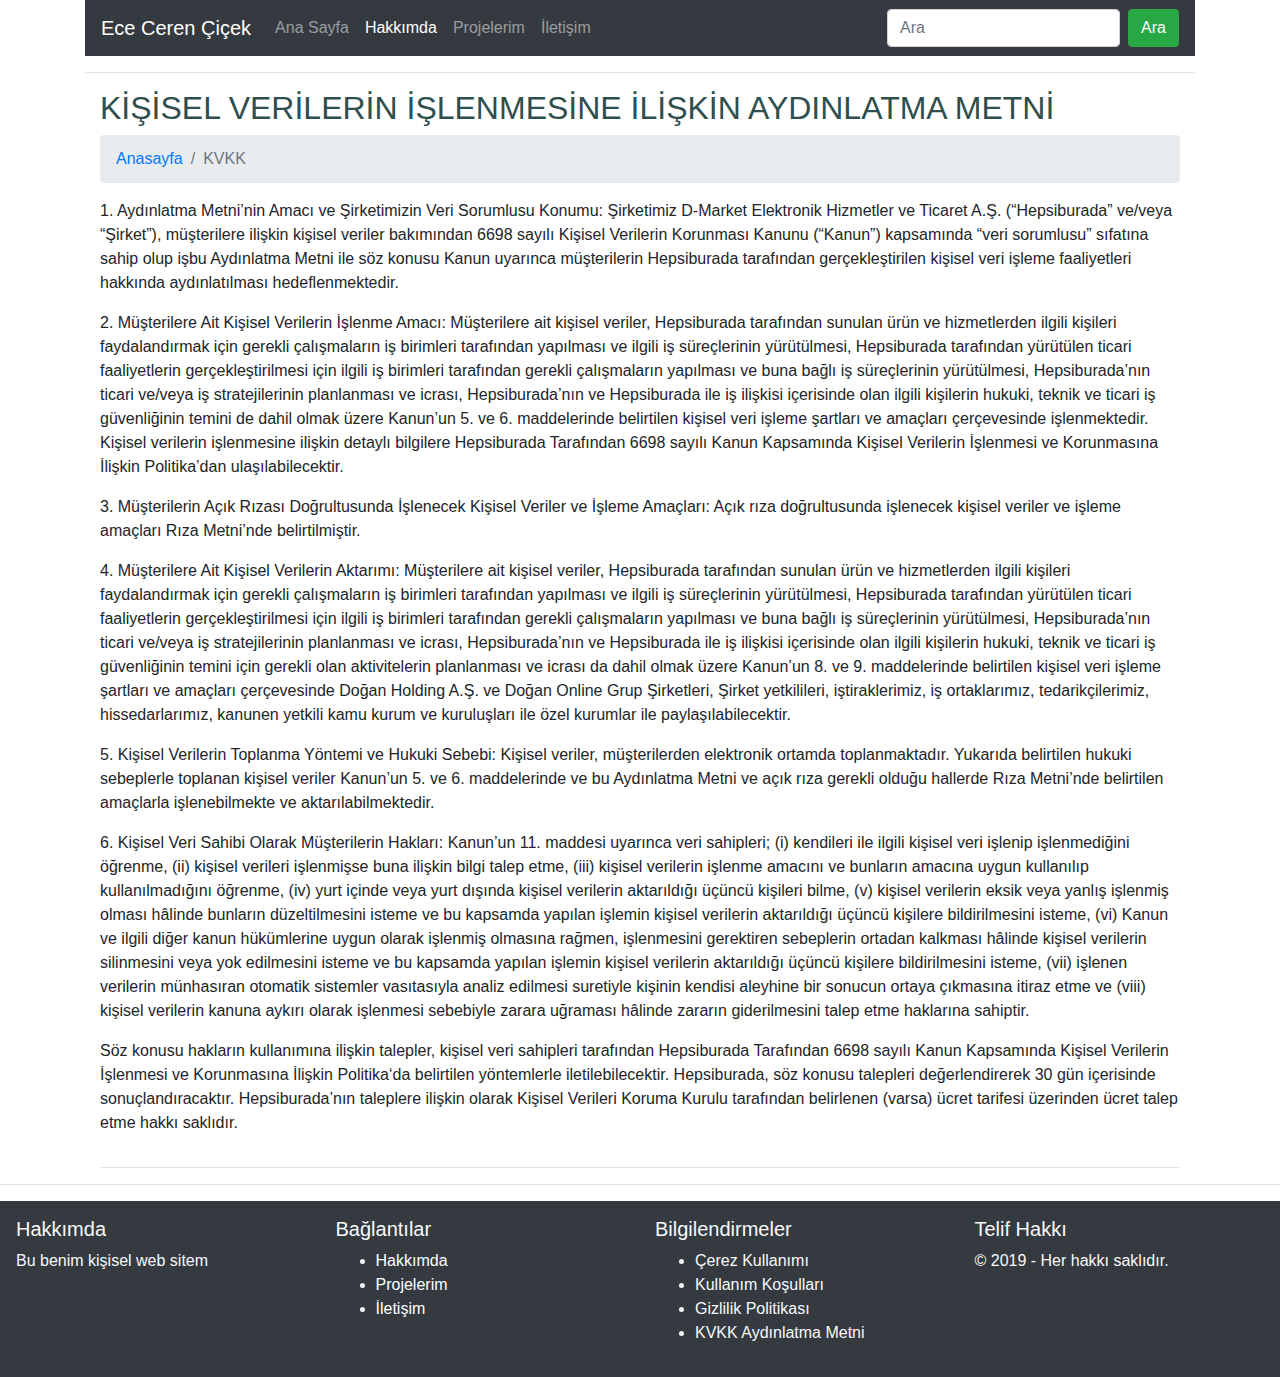
<file: kvkk.html>
<!DOCTYPE html>
<html lang="tr">
    <head>
        <title>Ece Ceren</title>
        <meta name="viewport" content="width=device-width, initial-scale=1">
        <link rel="stylesheet" href="https://stackpath.bootstrapcdn.com/bootstrap/4.3.1/css/bootstrap.min.css" integrity="sha384-ggOyR0iXCbMQv3Xipma34MD+dH/1fQ784/j6cY/iJTQUOhcWr7x9JvoRxT2MZw1T" crossorigin="anonymous">
        <link rel="stylesheet" href="https://use.fontawesome.com/releases/v5.6.3/css/all.css" integrity="sha384-UHRtZLI+pbxtHCWp1t77Bi1L4ZtiqrqD80Kn4Z8NTSRyMA2Fd33n5dQ8lWUE00s/" crossorigin="anonymous">
        <link rel="stylesheet" href="css/main.css">
        <meta charset="utf-8">
    </head>
    <body>
        <div class="container">
            <header>
                    <nav class="navbar navbar-expand-lg navbar-dark bg-dark">
                            <a class="navbar-brand" href="index.html">Ece Ceren Çiçek</a>
                            <button class="navbar-toggler" type="button" data-toggle="collapse" data-target="#navbarSupportedContent" aria-controls="navbarSupportedContent" aria-expanded="false" aria-label="Toggle navigation">
                              <span class="navbar-toggler-icon"></span>
                            </button>
                          
                            <div class="collapse navbar-collapse" id="navbarSupportedContent">
                              <ul class="navbar-nav mr-auto">
                                <li class="nav-item ">
                                  <a class="nav-link" href="index.html">Ana Sayfa <span class="sr-only">(current)</span></a>
                                </li>
                                <li class="nav-item active">
                                  <a class="nav-link" href="about.html">Hakkımda</a>
                                </li>
                                <li class="nav-item">
                                 <a class="nav-link" href="projects.html">Projelerim</a>
                                </li>
                                <li class="nav-item">
                                  <a class="nav-link" href="contact.html">İletişim</a>
                                </li>
                              </ul>
                              <form class="form-inline my-2 my-lg-0" action="search.php">
                                <input class="form-control mr-sm-2" type="search" placeholder="Ara" name="q">
                                <button class="btn btn-success my-2 my-sm-0" type="submit">Ara</button>
                              </form>
                            </div>
                          </nav>
            </header>
            <hr>
            <div class="container">
                 <header class="entry-title">
                      <h2 style="color: darkslategrey">KİŞİSEL VERİLERİN İŞLENMESİNE İLİŞKİN AYDINLATMA METNİ</h2>
                </header>
                <div>
                    <nav aria-label="breadcrumb">
                        <ol class="breadcrumb">
                          <li class="breadcrumb-item"><a href="#">Anasayfa</a></li>
                          <li class="breadcrumb-item active" aria-current="page">KVKK</li>
                        </ol>
                    </nav>
                 </div>  
                <div class="col">
                    
                    <div class="row my-2">
                        <div>
                            <p>1. Aydınlatma Metni’nin Amacı ve Şirketimizin Veri Sorumlusu Konumu:
                                Şirketimiz D-Market Elektronik Hizmetler ve Ticaret A.Ş. (“Hepsiburada” ve/veya “Şirket”), müşterilere ilişkin kişisel veriler bakımından 6698 sayılı Kişisel Verilerin Korunması Kanunu (“Kanun”) kapsamında “veri sorumlusu” sıfatına sahip olup işbu Aydınlatma Metni ile söz konusu Kanun uyarınca müşterilerin Hepsiburada tarafından gerçekleştirilen kişisel veri işleme faaliyetleri hakkında aydınlatılması hedeflenmektedir.
                            </p>
                            <p> 
                                2. Müşterilere Ait Kişisel Verilerin İşlenme Amacı:
                                Müşterilere ait kişisel veriler, Hepsiburada tarafından sunulan ürün ve hizmetlerden ilgili kişileri faydalandırmak için gerekli çalışmaların iş birimleri tarafından yapılması ve ilgili iş süreçlerinin yürütülmesi, Hepsiburada tarafından yürütülen ticari faaliyetlerin gerçekleştirilmesi için ilgili iş birimleri tarafından gerekli çalışmaların yapılması ve buna bağlı iş süreçlerinin yürütülmesi, Hepsiburada’nın ticari ve/veya iş stratejilerinin planlanması ve icrası, Hepsiburada’nın ve Hepsiburada ile iş ilişkisi içerisinde olan ilgili kişilerin hukuki, teknik ve ticari iş güvenliğinin temini de dahil olmak üzere Kanun’un 5. ve 6. maddelerinde belirtilen kişisel veri işleme şartları ve amaçları çerçevesinde işlenmektedir. Kişisel verilerin işlenmesine ilişkin detaylı bilgilere Hepsiburada Tarafından 6698 sayılı Kanun Kapsamında Kişisel Verilerin İşlenmesi ve Korunmasına İlişkin Politika’dan ulaşılabilecektir.
                              </p> 
                              <p>
                                3. Müşterilerin Açık Rızası Doğrultusunda İşlenecek Kişisel Veriler ve İşleme Amaçları:
                                Açık rıza doğrultusunda işlenecek kişisel veriler ve işleme amaçları Rıza Metni’nde belirtilmiştir.
                              </p>
                              <p>  
                                4. Müşterilere Ait Kişisel Verilerin Aktarımı:
                                Müşterilere ait kişisel veriler, Hepsiburada tarafından sunulan ürün ve hizmetlerden ilgili kişileri faydalandırmak için gerekli çalışmaların iş birimleri tarafından yapılması ve ilgili iş süreçlerinin yürütülmesi, Hepsiburada tarafından yürütülen ticari faaliyetlerin gerçekleştirilmesi için ilgili iş birimleri tarafından gerekli çalışmaların yapılması ve buna bağlı iş süreçlerinin yürütülmesi, Hepsiburada’nın ticari ve/veya iş stratejilerinin planlanması ve icrası, Hepsiburada’nın ve Hepsiburada ile iş ilişkisi içerisinde olan ilgili kişilerin hukuki, teknik ve ticari iş güvenliğinin temini için gerekli olan aktivitelerin planlanması ve icrası da dahil olmak üzere Kanun’un 8. ve 9. maddelerinde belirtilen kişisel veri işleme şartları ve amaçları çerçevesinde Doğan Holding A.Ş. ve Doğan Online Grup Şirketleri, Şirket yetkilileri, iştiraklerimiz, iş ortaklarımız, tedarikçilerimiz, hissedarlarımız, kanunen yetkili kamu kurum ve kuruluşları ile özel kurumlar ile paylaşılabilecektir.
                              </p> 
                              <p>
                                5. Kişisel Verilerin Toplanma Yöntemi ve Hukuki Sebebi:
                                Kişisel veriler, müşterilerden elektronik ortamda toplanmaktadır. Yukarıda belirtilen hukuki sebeplerle toplanan kişisel veriler Kanun’un 5. ve 6. maddelerinde ve bu Aydınlatma Metni ve açık rıza gerekli olduğu hallerde Rıza Metni’nde belirtilen amaçlarla işlenebilmekte ve aktarılabilmektedir.
                              </p> 
                              <p>
                                6. Kişisel Veri Sahibi Olarak Müşterilerin Hakları:
                                Kanun’un 11. maddesi uyarınca veri sahipleri; (i) kendileri ile ilgili kişisel veri işlenip işlenmediğini öğrenme, (ii) kişisel verileri işlenmişse buna ilişkin bilgi talep etme, (iii) kişisel verilerin işlenme amacını ve bunların amacına uygun kullanılıp kullanılmadığını öğrenme, (iv) yurt içinde veya yurt dışında kişisel verilerin aktarıldığı üçüncü kişileri bilme, (v) kişisel verilerin eksik veya yanlış işlenmiş olması hâlinde bunların düzeltilmesini isteme ve bu kapsamda yapılan işlemin kişisel verilerin aktarıldığı üçüncü kişilere bildirilmesini isteme, (vi) Kanun ve ilgili diğer kanun hükümlerine uygun olarak işlenmiş olmasına rağmen, işlenmesini gerektiren sebeplerin ortadan kalkması hâlinde kişisel verilerin silinmesini veya yok edilmesini isteme ve bu kapsamda yapılan işlemin kişisel verilerin aktarıldığı üçüncü kişilere bildirilmesini isteme, (vii) işlenen verilerin münhasıran otomatik sistemler vasıtasıyla analiz edilmesi suretiyle kişinin kendisi aleyhine bir sonucun ortaya çıkmasına itiraz etme ve (viii) kişisel verilerin kanuna aykırı olarak işlenmesi sebebiyle zarara uğraması hâlinde zararın giderilmesini talep etme haklarına sahiptir.
                              </p>
                              <p>
                                Söz konusu hakların kullanımına ilişkin talepler, kişisel veri sahipleri tarafından Hepsiburada Tarafından 6698 sayılı Kanun Kapsamında Kişisel Verilerin İşlenmesi ve Korunmasına İlişkin Politika‘da belirtilen yöntemlerle iletilebilecektir. Hepsiburada, söz konusu talepleri değerlendirerek 30 gün içerisinde sonuçlandıracaktır. Hepsiburada’nın taleplere ilişkin olarak Kişisel Verileri Koruma Kurulu tarafından belirlenen (varsa) ücret tarifesi üzerinden ücret talep etme hakkı saklıdır.</p>                          
                              </p>
                          </div>
                    </div>   
               </div>
               <hr>
                     
            </div>
            </div>
            <hr>
                    <footer class="footer bg-dark text-light p-3">
                        <div class="row">
                            <div class="col-md-3">
                                <h5>Hakkımda</h5>
                                <p>Bu benim kişisel web sitem</p>
                                <div class="social-media">
                                  <a href="https://www.instagram.com"><i class="fab fa-instagram"></i></a>
                                  <a href="https://www.twitter.com"><i class="fab fa-twitter"></i></a>
                                  <a href="https://www.facebook.com"><i class="fab fa-facebook"></i></a>
                                  <a href="https://www.github.com"><i class="fab fa-github"></i></a>
                                </div>
                            </div>
                            <div class="col-md-3">
                                <h5>Bağlantılar</h5>
                                <ul>
                                    <li><a href="about.html">Hakkımda</a></li>
                                    <li><a href="projects.html">Projelerim</a></li>
                                    <li><a href="contacts.html">İletişim</a></li>
                                </ul>
                            </div>
                            <div class="col-md-3">
                                    <h5>Bilgilendirmeler</h5>
                                    <ul>
                                        <li>Çerez Kullanımı</li>
                                        <li>Kullanım Koşulları</li>
                                        <li>Gizlilik Politikası</li>
                                        <li>KVKK Aydınlatma Metni</li>
                                    </ul>
                            </div>
                            <div class="col-md-3">
                                   <h5>Telif Hakkı</h5>
                                   <p>&copy; 2019 - Her hakkı saklıdır.</p>
                            </div>
                        </div>
                    </footer>
        </div>
        
        <script src="https://code.jquery.com/jquery-3.3.1.slim.min.js" integrity="sha384-q8i/X+965DzO0rT7abK41JStQIAqVgRVzpbzo5smXKp4YfRvH+8abtTE1Pi6jizo" crossorigin="anonymous"></script>
        <script src="https://cdnjs.cloudflare.com/ajax/libs/popper.js/1.14.7/umd/popper.min.js" integrity="sha384-UO2eT0CpHqdSJQ6hJty5KVphtPhzWj9WO1clHTMGa3JDZwrnQq4sF86dIHNDz0W1" crossorigin="anonymous"></script>
        <script src="https://stackpath.bootstrapcdn.com/bootstrap/4.3.1/js/bootstrap.min.js" integrity="sha384-JjSmVgyd0p3pXB1rRibZUAYoIIy6OrQ6VrjIEaFf/nJGzIxFDsf4x0xIM+B07jRM" crossorigin="anonymous"></script>
    </body>
</html>
</file>
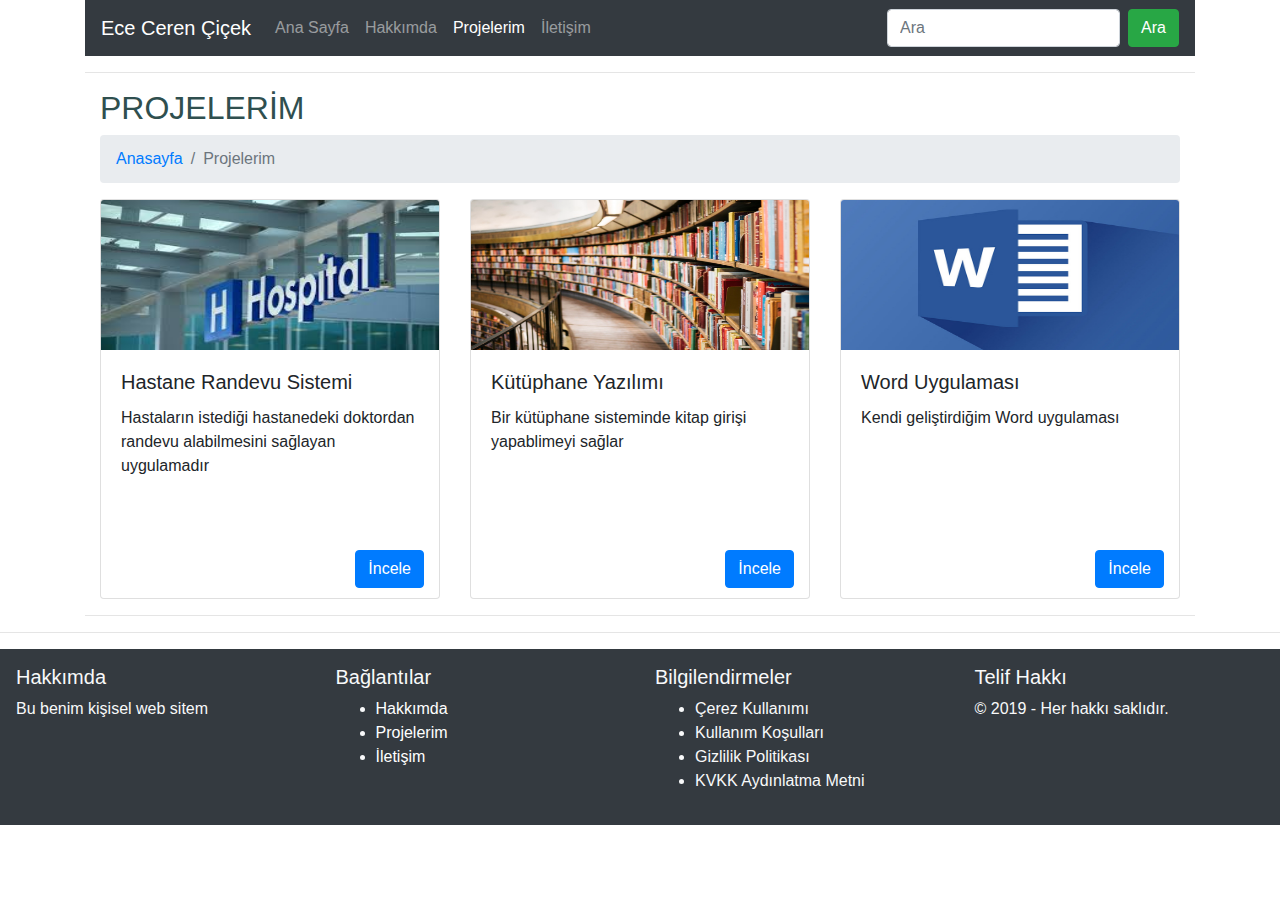
<file: projects.html>
<!DOCTYPE html>
<html lang="tr">
    <head>
        <title>Ece Ceren</title>
        <meta name="viewport" content="width=device-width, initial-scale=1">
        <link rel="stylesheet" href="https://stackpath.bootstrapcdn.com/bootstrap/4.3.1/css/bootstrap.min.css" integrity="sha384-ggOyR0iXCbMQv3Xipma34MD+dH/1fQ784/j6cY/iJTQUOhcWr7x9JvoRxT2MZw1T" crossorigin="anonymous">
        <link rel="stylesheet" href="https://use.fontawesome.com/releases/v5.6.3/css/all.css" integrity="sha384-UHRtZLI+pbxtHCWp1t77Bi1L4ZtiqrqD80Kn4Z8NTSRyMA2Fd33n5dQ8lWUE00s/" crossorigin="anonymous">
        <link rel="stylesheet" href="css/main.css">
        <meta charset="utf-8">
    </head>
    <body>
        <div class="container">
            <header>
                    <nav class="navbar navbar-expand-lg navbar-dark bg-dark">
                            <a class="navbar-brand" href="index.html">Ece Ceren Çiçek</a>
                            <button class="navbar-toggler" type="button" data-toggle="collapse" data-target="#navbarSupportedContent" aria-controls="navbarSupportedContent" aria-expanded="false" aria-label="Toggle navigation">
                              <span class="navbar-toggler-icon"></span>
                            </button>
                          
                            <div class="collapse navbar-collapse" id="navbarSupportedContent">
                              <ul class="navbar-nav mr-auto">
                                <li class="nav-item ">
                                  <a class="nav-link" href="index.html">Ana Sayfa <span class="sr-only">(current)</span></a>
                                </li>
                                <li class="nav-item">
                                  <a class="nav-link" href="about.html">Hakkımda</a>
                                </li>
                                <li class="nav-item">
                                 <a class="nav-link active" href="projects.html">Projelerim</a>
                                </li>
                                <li class="nav-item">
                                  <a class="nav-link" href="contact.html">İletişim</a>
                                </li>
                              </ul>
                              <form class="form-inline my-2 my-lg-0" action="search.php">
                                <input class="form-control mr-sm-2" type="search" placeholder="Ara" name="q">
                                <button class="btn btn-success my-2 my-sm-0" type="submit">Ara</button>
                              </form>
                            </div>
                          </nav>
            </header>
            <hr>
            <div class="container">
               
                    <header class="entry-title">
                            <h2 style="color: darkslategrey">PROJELERİM</h2>
                    </header>
                    <div class="row">
                      <div class="col-md-12">
                        <nav aria-label="breadcrumb">
                            <ol class="breadcrumb">
                              <li class="breadcrumb-item"><a href="#">Anasayfa</a></li>
                              <li class="breadcrumb-item active" aria-current="page">Projelerim</li>
                            </ol>
                          </nav>
                        </div>
                    </div>        
                        <div class="tab-content" id="v-pills-tabContent">
                          <div class="tab-pane fade show active" id="v-pills-home" role="tabpanel" aria-labelledby="v-pills-home-tab">
                            <div class="row">
                              <div class="col-md-4">
                                <div class="card d-block" style="height: 400px;">
                                  <img src="images/hospital.jpg" class="card-img-top" alt="hospital" style="height: 150px;">
                                  <div class="card-body">
                                    <h5 class="card-title">Hastane Randevu Sistemi</h5>
                                    <p class="card-text">Hastaların istediği hastanedeki doktordan randevu alabilmesini sağlayan uygulamadır</p>
                                    <a href="projects.html" class="btn btn-primary" style="position: absolute; bottom:10px; right: 15px;">İncele</a>
                                  </div>
                              </div>  
                              </div>
                           
                              <div class="col-md-4">
                                  <div class="card d-block" style="height: 400px;">
                                  <img src="images/library.jpg" class="card-img-top" alt="library" style="height: 150px;">
                                  <div class="card-body">
                                    <h5 class="card-title">Kütüphane Yazılımı</h5>
                                    <p class="card-text">Bir kütüphane sisteminde kitap girişi yapablimeyi sağlar</p>
                                    <a href="projects.html" class="btn btn-primary" style="position: absolute; bottom:10px; right: 15px;">İncele</a>
                                  </div>
                                  </div>
                              </div>
                              <div class="col-md-4">
                                  <div class="card d-block" style="height: 400px;">
                                  <img src="images/word.jpg" class="card-img-top" alt="word" style="height: 150px;">
                                  <div class="card-body">
                                    <h5 class="card-title">Word Uygulaması</h5>
                                    <p class="card-text">Kendi geliştirdiğim Word uygulaması</p>
                                    <a href="projects.html" class="btn btn-primary" style="position: absolute; bottom:10px; right: 15px;">İncele</a>
                                  </div>
                              </div>
                            </div>
                            </div>  
                                                          
                          </div>
                          <div class="tab-pane fade" id="v-pills-profile" role="tabpanel" aria-labelledby="v-pills-profile-tab">...</div>
                          <div class="tab-pane fade" id="v-pills-messages" role="tabpanel" aria-labelledby="v-pills-messages-tab">...</div>
                          <div class="tab-pane fade" id="v-pills-settings" role="tabpanel" aria-labelledby="v-pills-settings-tab">...</div>
                        </div>
                      </div>
            
               <hr>
               
            </div>
            </div>
            <hr>
                    <footer class="footer bg-dark text-light p-3">
                        <div class="row">
                            <div class="col-md-3">
                                <h5>Hakkımda</h5>
                                <p>Bu benim kişisel web sitem</p>
                                <div class="social-media">
                                  <a href="https://www.instagram.com"><i class="fab fa-instagram"></i></a>
                                  <a href="https://www.twitter.com"><i class="fab fa-twitter"></i></a>
                                  <a href="https://www.facebook.com"><i class="fab fa-facebook"></i></a>
                                  <a href="https://www.github.com"><i class="fab fa-github"></i></a>
                                </div>
                            </div>
                            <div class="col-md-3">
                                <h5>Bağlantılar</h5>
                                <ul>
                                    <li><a href="about.html">Hakkımda</a></li>
                                    <li><a href="projects.html">Projelerim</a></li>
                                    <li><a href="contacts.html">İletişim</a></li>
                                </ul>
                            </div>
                            <div class="col-md-3">
                                    <h5>Bilgilendirmeler</h5>
                                    <ul>
                                        <li>Çerez Kullanımı</li>
                                        <li>Kullanım Koşulları</li>
                                        <li>Gizlilik Politikası</li>
                                        <li>KVKK Aydınlatma Metni</li>
                                    </ul>
                            </div>
                            <div class="col-md-3">
                                   <h5>Telif Hakkı</h5>
                                   <p>&copy; 2019 - Her hakkı saklıdır.</p>
                            </div>
                        </div>
                    </footer>
        </div>
        
        <script src="https://code.jquery.com/jquery-3.3.1.slim.min.js" integrity="sha384-q8i/X+965DzO0rT7abK41JStQIAqVgRVzpbzo5smXKp4YfRvH+8abtTE1Pi6jizo" crossorigin="anonymous"></script>
        <script src="https://cdnjs.cloudflare.com/ajax/libs/popper.js/1.14.7/umd/popper.min.js" integrity="sha384-UO2eT0CpHqdSJQ6hJty5KVphtPhzWj9WO1clHTMGa3JDZwrnQq4sF86dIHNDz0W1" crossorigin="anonymous"></script>
        <script src="https://stackpath.bootstrapcdn.com/bootstrap/4.3.1/js/bootstrap.min.js" integrity="sha384-JjSmVgyd0p3pXB1rRibZUAYoIIy6OrQ6VrjIEaFf/nJGzIxFDsf4x0xIM+B07jRM" crossorigin="anonymous"></script>
    </body>
</html>
</file>
<file: css/main.css>
#demo {
    background-color: #333333;
}   
footer a:link, footer a:visited {color: white;}
.social-media a:link {font-size: 18px; padding: 5px;}
.social-media a:hover {color: powderblue;}
</file>
